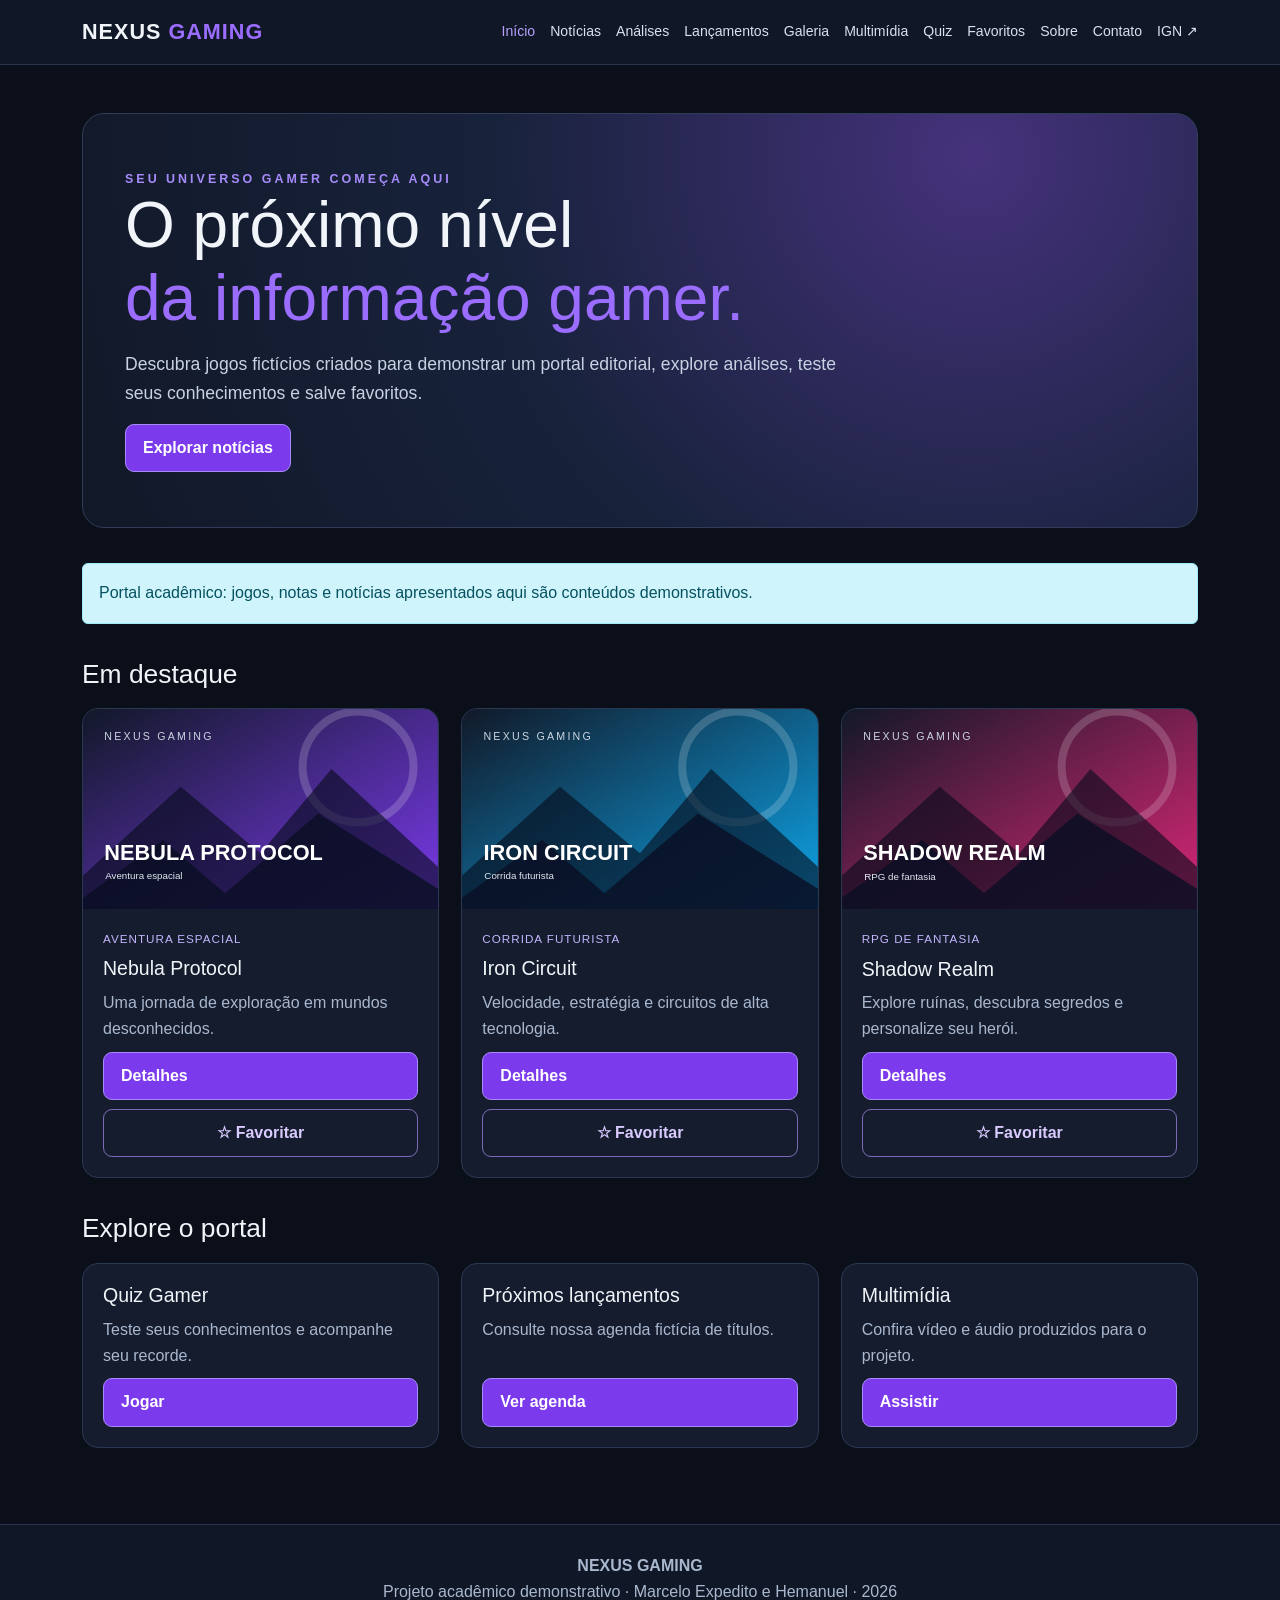
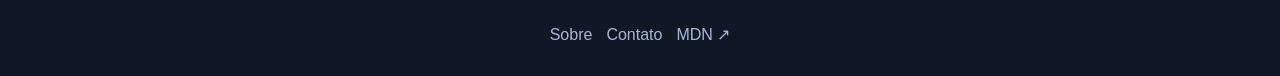
<file: index.html>
<!doctype html>
<html lang="pt-BR">
  <head>
    <meta charset="UTF-8" />
    <meta name="viewport" content="width=device-width,initial-scale=1" />
    <meta
      name="description"
      content="Portal gamer demonstrativo com notícias, análises e quiz"
    />
    <title>Início | Nexus Gaming</title>
    <link rel="stylesheet" href="css/bootstrap.min.css" />
    <link rel="stylesheet" href="css/style.css" />
    <link rel="stylesheet" href="css/responsivo.css" />
  </head>
  <body>
    <header class="site-header">
      <nav class="nav-shell" aria-label="Navegação principal">
        <a class="brand" href="index.html">NEXUS <span>GAMING</span></a
        ><button
          id="nav-toggle"
          class="nav-toggle"
          aria-expanded="false"
          aria-controls="nav-links"
          type="button"
        >
          ☰ Menu
        </button>
        <div class="nav-links" id="nav-links">
          <a href="index.html" aria-current="page">Início</a
          ><a href="noticias.html">Notícias</a
          ><a href="analises.html">Análises</a
          ><a href="lancamentos.html">Lançamentos</a
          ><a href="galeria.html">Galeria</a
          ><a href="multimidia.html">Multimídia</a><a href="quiz.html">Quiz</a
          ><a href="favoritos.html">Favoritos</a><a href="sobre.html">Sobre</a
          ><a href="contato.html">Contato</a
          ><a
            href="https://www.ign.com"
            target="_blank"
            rel="noopener noreferrer"
            >IGN ↗</a
          >
        </div>
      </nav>
    </header>
    <main class="container-main" id="conteudo">
      <section class="hero">
        <div class="eyebrow">Seu universo gamer começa aqui</div>
        <h1>
          O próximo nível<br /><span class="accent">da informação gamer.</span>
        </h1>
        <p class="lead">
          Descubra jogos fictícios criados para demonstrar um portal editorial,
          explore análises, teste seus conhecimentos e salve favoritos.
        </p>
        <a class="btn-nexus" href="noticias.html">Explorar notícias</a>
      </section>
      <div class="alert alert-info" role="status">
        Portal acadêmico: jogos, notas e notícias apresentados aqui são
        conteúdos demonstrativos.
      </div>
      <h2 class="section-title">Em destaque</h2>
      <div class="cards">
        <article class="game-card">
          <img
            src="img/game-1.svg"
            alt="Arte ilustrativa original de Nebula Protocol"
          />
          <div class="card-content">
            <span class="pill">Aventura espacial</span>
            <h3>Nebula Protocol</h3>
            <p>Uma jornada de exploração em mundos desconhecidos.</p>
            <a href="analises.html#game-1" class="btn-nexus">Detalhes</a
            ><button
              class="btn-nexus btn-outline-nexus favorite-btn"
              data-id="0"
            >
              ☆ Favoritar
            </button>
          </div>
        </article>
        <article class="game-card">
          <img
            src="img/game-2.svg"
            alt="Arte ilustrativa original de Iron Circuit"
          />
          <div class="card-content">
            <span class="pill">Corrida futurista</span>
            <h3>Iron Circuit</h3>
            <p>Velocidade, estratégia e circuitos de alta tecnologia.</p>
            <a href="analises.html#game-2" class="btn-nexus">Detalhes</a
            ><button
              class="btn-nexus btn-outline-nexus favorite-btn"
              data-id="1"
            >
              ☆ Favoritar
            </button>
          </div>
        </article>
        <article class="game-card">
          <img
            src="img/game-3.svg"
            alt="Arte ilustrativa original de Shadow Realm"
          />
          <div class="card-content">
            <span class="pill">RPG de fantasia</span>
            <h3>Shadow Realm</h3>
            <p>Explore ruínas, descubra segredos e personalize seu herói.</p>
            <a href="analises.html#game-3" class="btn-nexus">Detalhes</a
            ><button
              class="btn-nexus btn-outline-nexus favorite-btn"
              data-id="2"
            >
              ☆ Favoritar
            </button>
          </div>
        </article>
      </div>
      <h2 class="section-title">Explore o portal</h2>
      <div class="cards">
        <article class="game-card">
          <div class="card-content">
            <h3>Quiz Gamer</h3>
            <p>Teste seus conhecimentos e acompanhe seu recorde.</p>
            <a class="btn-nexus" href="quiz.html">Jogar</a>
          </div>
        </article>
        <article class="game-card">
          <div class="card-content">
            <h3>Próximos lançamentos</h3>
            <p>Consulte nossa agenda fictícia de títulos.</p>
            <a class="btn-nexus" href="lancamentos.html">Ver agenda</a>
          </div>
        </article>
        <article class="game-card">
          <div class="card-content">
            <h3>Multimídia</h3>
            <p>Confira vídeo e áudio produzidos para o projeto.</p>
            <a class="btn-nexus" href="multimidia.html">Assistir</a>
          </div>
        </article>
      </div>
    </main>
    <footer class="footer">
      <strong>NEXUS GAMING</strong>
      <p>
        Projeto acadêmico demonstrativo · Marcelo Expedito e Hemanuel · 2026
      </p>
      <a href="sobre.html">Sobre</a><a href="contato.html">Contato</a
      ><a
        href="https://developer.mozilla.org/pt-BR/"
        target="_blank"
        rel="noopener noreferrer"
        >MDN ↗</a
      >
    </footer>
    <script src="js/main.js" defer></script>
    <script src="js/bootstrap.bundle.min.js" defer></script>
    <script src="js/favoritos.js" defer></script>
  </body>
</html>
</file>
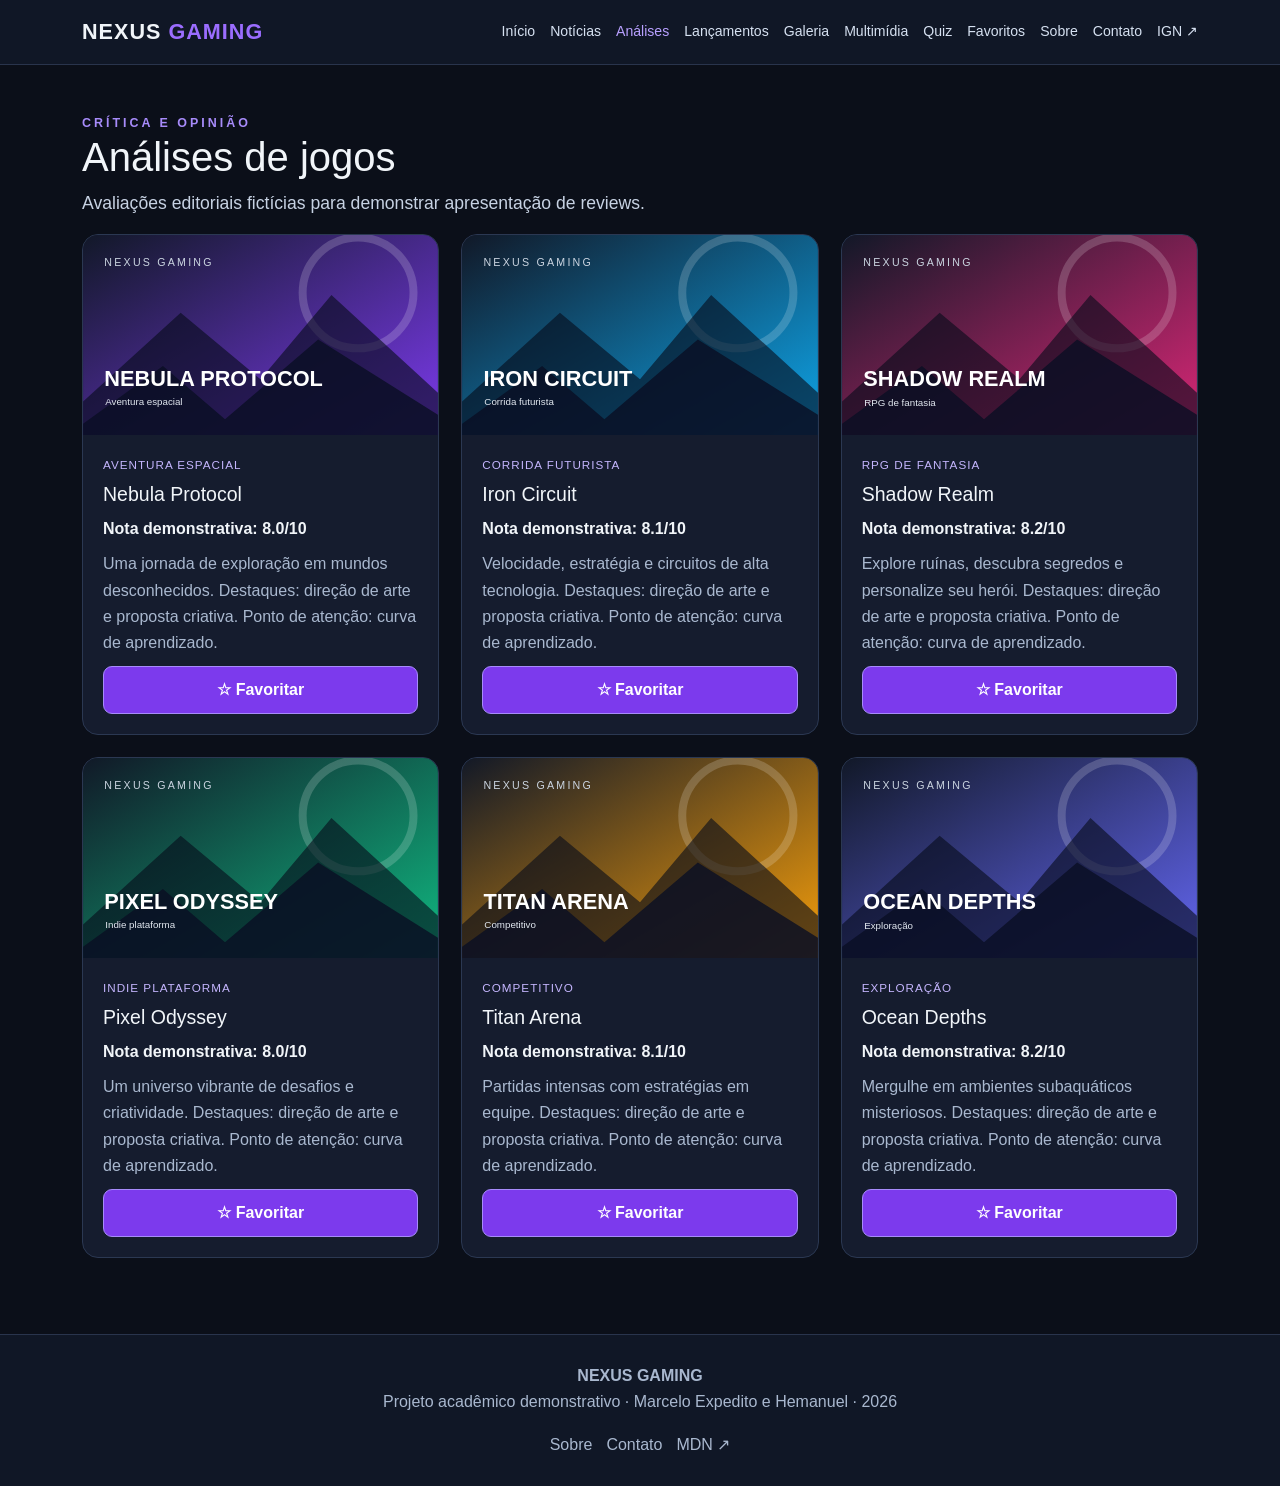
<file: analises.html>
<!doctype html>
<html lang="pt-BR">
  <head>
    <meta charset="UTF-8" />
    <meta name="viewport" content="width=device-width,initial-scale=1" />
    <meta
      name="description"
      content="Análises fictícias de jogos para demonstração"
    />
    <title>Análises | Nexus Gaming</title>
    <link rel="stylesheet" href="css/bootstrap.min.css" />
    <link rel="stylesheet" href="css/style.css" />
    <link rel="stylesheet" href="css/responsivo.css" />
  </head>
  <body>
    <header class="site-header">
      <nav class="nav-shell" aria-label="Navegação principal">
        <a class="brand" href="index.html">NEXUS <span>GAMING</span></a
        ><button
          id="nav-toggle"
          class="nav-toggle"
          aria-expanded="false"
          aria-controls="nav-links"
          type="button"
        >
          ☰ Menu
        </button>
        <div class="nav-links" id="nav-links">
          <a href="index.html">Início</a><a href="noticias.html">Notícias</a
          ><a href="analises.html" aria-current="page">Análises</a
          ><a href="lancamentos.html">Lançamentos</a
          ><a href="galeria.html">Galeria</a
          ><a href="multimidia.html">Multimídia</a><a href="quiz.html">Quiz</a
          ><a href="favoritos.html">Favoritos</a><a href="sobre.html">Sobre</a
          ><a href="contato.html">Contato</a
          ><a
            href="https://www.ign.com"
            target="_blank"
            rel="noopener noreferrer"
            >IGN ↗</a
          >
        </div>
      </nav>
    </header>
    <main class="container-main" id="conteudo">
      <div class="eyebrow">Crítica e opinião</div>
      <h1>Análises de jogos</h1>
      <p class="lead">
        Avaliações editoriais fictícias para demonstrar apresentação de reviews.
      </p>
      <div class="cards">
        <article id="game-1" class="game-card">
          <img src="img/game-1.svg" alt="Arte ilustrativa de Nebula Protocol" />
          <div class="card-content">
            <span class="pill">Aventura espacial</span>
            <h3>Nebula Protocol</h3>
            <strong>Nota demonstrativa: 8.0/10</strong>
            <p>
              Uma jornada de exploração em mundos desconhecidos. Destaques:
              direção de arte e proposta criativa. Ponto de atenção: curva de
              aprendizado.
            </p>
            <button class="btn-nexus favorite-btn" data-id="0">
              ☆ Favoritar
            </button>
          </div>
        </article>
        <article id="game-2" class="game-card">
          <img src="img/game-2.svg" alt="Arte ilustrativa de Iron Circuit" />
          <div class="card-content">
            <span class="pill">Corrida futurista</span>
            <h3>Iron Circuit</h3>
            <strong>Nota demonstrativa: 8.1/10</strong>
            <p>
              Velocidade, estratégia e circuitos de alta tecnologia. Destaques:
              direção de arte e proposta criativa. Ponto de atenção: curva de
              aprendizado.
            </p>
            <button class="btn-nexus favorite-btn" data-id="1">
              ☆ Favoritar
            </button>
          </div>
        </article>
        <article id="game-3" class="game-card">
          <img src="img/game-3.svg" alt="Arte ilustrativa de Shadow Realm" />
          <div class="card-content">
            <span class="pill">RPG de fantasia</span>
            <h3>Shadow Realm</h3>
            <strong>Nota demonstrativa: 8.2/10</strong>
            <p>
              Explore ruínas, descubra segredos e personalize seu herói.
              Destaques: direção de arte e proposta criativa. Ponto de atenção:
              curva de aprendizado.
            </p>
            <button class="btn-nexus favorite-btn" data-id="2">
              ☆ Favoritar
            </button>
          </div>
        </article>
        <article id="game-4" class="game-card">
          <img src="img/game-4.svg" alt="Arte ilustrativa de Pixel Odyssey" />
          <div class="card-content">
            <span class="pill">Indie plataforma</span>
            <h3>Pixel Odyssey</h3>
            <strong>Nota demonstrativa: 8.0/10</strong>
            <p>
              Um universo vibrante de desafios e criatividade. Destaques:
              direção de arte e proposta criativa. Ponto de atenção: curva de
              aprendizado.
            </p>
            <button class="btn-nexus favorite-btn" data-id="3">
              ☆ Favoritar
            </button>
          </div>
        </article>
        <article id="game-5" class="game-card">
          <img src="img/game-5.svg" alt="Arte ilustrativa de Titan Arena" />
          <div class="card-content">
            <span class="pill">Competitivo</span>
            <h3>Titan Arena</h3>
            <strong>Nota demonstrativa: 8.1/10</strong>
            <p>
              Partidas intensas com estratégias em equipe. Destaques: direção de
              arte e proposta criativa. Ponto de atenção: curva de aprendizado.
            </p>
            <button class="btn-nexus favorite-btn" data-id="4">
              ☆ Favoritar
            </button>
          </div>
        </article>
        <article id="game-6" class="game-card">
          <img src="img/game-6.svg" alt="Arte ilustrativa de Ocean Depths" />
          <div class="card-content">
            <span class="pill">Exploração</span>
            <h3>Ocean Depths</h3>
            <strong>Nota demonstrativa: 8.2/10</strong>
            <p>
              Mergulhe em ambientes subaquáticos misteriosos. Destaques: direção
              de arte e proposta criativa. Ponto de atenção: curva de
              aprendizado.
            </p>
            <button class="btn-nexus favorite-btn" data-id="5">
              ☆ Favoritar
            </button>
          </div>
        </article>
      </div>
    </main>
    <footer class="footer">
      <strong>NEXUS GAMING</strong>
      <p>
        Projeto acadêmico demonstrativo · Marcelo Expedito e Hemanuel · 2026
      </p>
      <a href="sobre.html">Sobre</a><a href="contato.html">Contato</a
      ><a
        href="https://developer.mozilla.org/pt-BR/"
        target="_blank"
        rel="noopener noreferrer"
        >MDN ↗</a
      >
    </footer>
    <script src="js/main.js" defer></script>
    <script src="js/bootstrap.bundle.min.js" defer></script>
    <script src="js/favoritos.js" defer></script>
  </body>
</html>
</file>
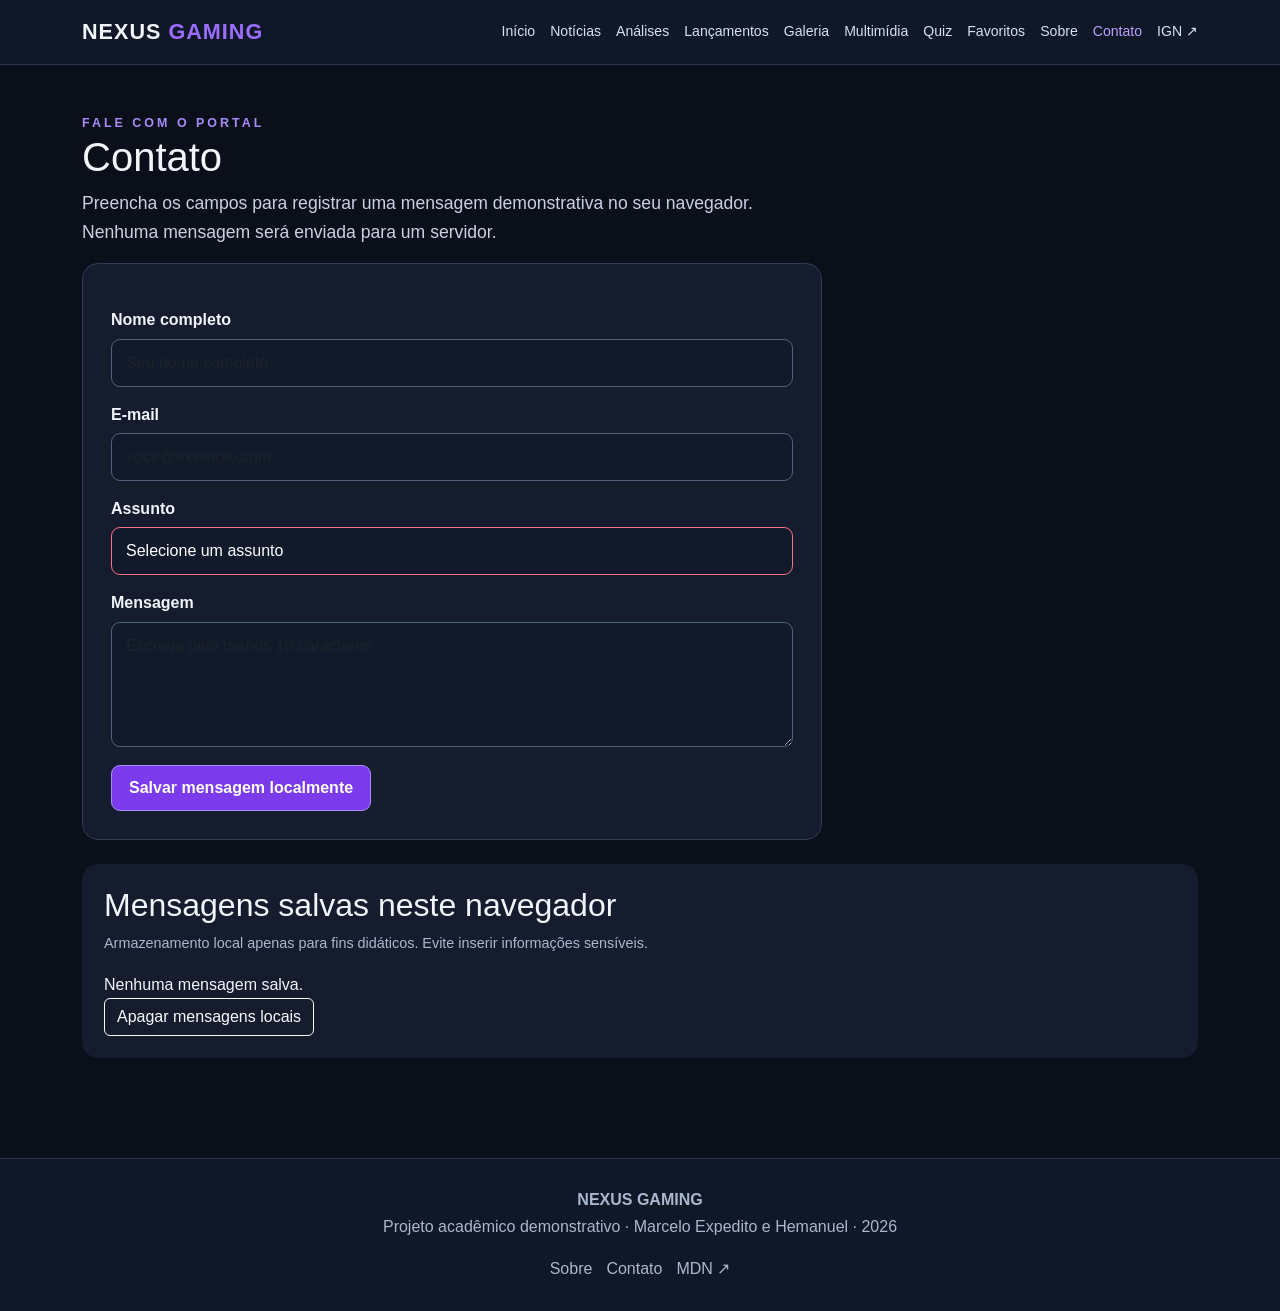
<file: contato.html>
<!doctype html>
<html lang="pt-BR">
  <head>
    <meta charset="UTF-8" />
    <meta name="viewport" content="width=device-width,initial-scale=1" />
    <meta
      name="description"
      content="Formulário validado com armazenamento local"
    />
    <title>Contato | Nexus Gaming</title>
    <link rel="stylesheet" href="css/bootstrap.min.css" />
    <link rel="stylesheet" href="css/style.css" />
    <link rel="stylesheet" href="css/responsivo.css" />
  </head>
  <body>
    <header class="site-header">
      <nav class="nav-shell" aria-label="Navegação principal">
        <a class="brand" href="index.html">NEXUS <span>GAMING</span></a
        ><button
          id="nav-toggle"
          class="nav-toggle"
          aria-expanded="false"
          aria-controls="nav-links"
          type="button"
        >
          ☰ Menu
        </button>
        <div class="nav-links" id="nav-links">
          <a href="index.html">Início</a><a href="noticias.html">Notícias</a
          ><a href="analises.html">Análises</a
          ><a href="lancamentos.html">Lançamentos</a
          ><a href="galeria.html">Galeria</a
          ><a href="multimidia.html">Multimídia</a><a href="quiz.html">Quiz</a
          ><a href="favoritos.html">Favoritos</a><a href="sobre.html">Sobre</a
          ><a href="contato.html" aria-current="page">Contato</a
          ><a
            href="https://www.ign.com"
            target="_blank"
            rel="noopener noreferrer"
            >IGN ↗</a
          >
        </div>
      </nav>
    </header>
    <main class="container-main" id="conteudo">
      <div class="eyebrow">Fale com o portal</div>
      <h1>Contato</h1>
      <p class="lead">
        Preencha os campos para registrar uma mensagem demonstrativa no seu
        navegador. Nenhuma mensagem será enviada para um servidor.
      </p>
      <form id="contact-form" class="form-box">
        <label for="nome">Nome completo</label
        ><input
          class="field form-control"
          id="nome"
          name="nome"
          type="text"
          required
          minlength="3"
          pattern="[A-Za-zÀ-ÿ ]{3,}"
          placeholder="Seu nome completo"
        /><label for="email">E-mail</label
        ><input
          class="field form-control"
          id="email"
          name="email"
          type="email"
          required
          placeholder="voce@exemplo.com"
        /><label for="assunto">Assunto</label
        ><select class="field form-select" id="assunto" name="assunto" required>
          <option value="">Selecione um assunto</option>
          <option value="Sugestão">Sugestão</option>
          <option value="Dúvida">Dúvida</option>
          <option value="Feedback">Feedback</option></select
        ><label for="mensagem">Mensagem</label
        ><textarea
          class="field form-control"
          id="mensagem"
          name="mensagem"
          required
          minlength="10"
          placeholder="Escreva pelo menos 10 caracteres"
        ></textarea>
        <div style="margin-top: 18px">
          <button class="btn btn-primary btn-nexus" type="submit">
            Salvar mensagem localmente
          </button>
        </div>
        <div
          id="contact-status"
          class="alert alert-info"
          role="status"
          aria-live="polite"
          hidden
        ></div>
      </form>
      <section class="media-box">
        <h2>Mensagens salvas neste navegador</h2>
        <p class="small">
          Armazenamento local apenas para fins didáticos. Evite inserir
          informações sensíveis.
        </p>
        <div id="saved-messages"></div>
        <button id="clear-messages" class="btn btn-outline-light" type="button">
          Apagar mensagens locais
        </button>
      </section>
    </main>
    <footer class="footer">
      <strong>NEXUS GAMING</strong>
      <p>
        Projeto acadêmico demonstrativo · Marcelo Expedito e Hemanuel · 2026
      </p>
      <a href="sobre.html">Sobre</a><a href="contato.html">Contato</a
      ><a
        href="https://developer.mozilla.org/pt-BR/"
        target="_blank"
        rel="noopener noreferrer"
        >MDN ↗</a
      >
    </footer>
    <script src="js/main.js" defer></script>
    <script src="js/bootstrap.bundle.min.js" defer></script>
    <script src="js/contato.js" defer></script>
  </body>
</html>
</file>
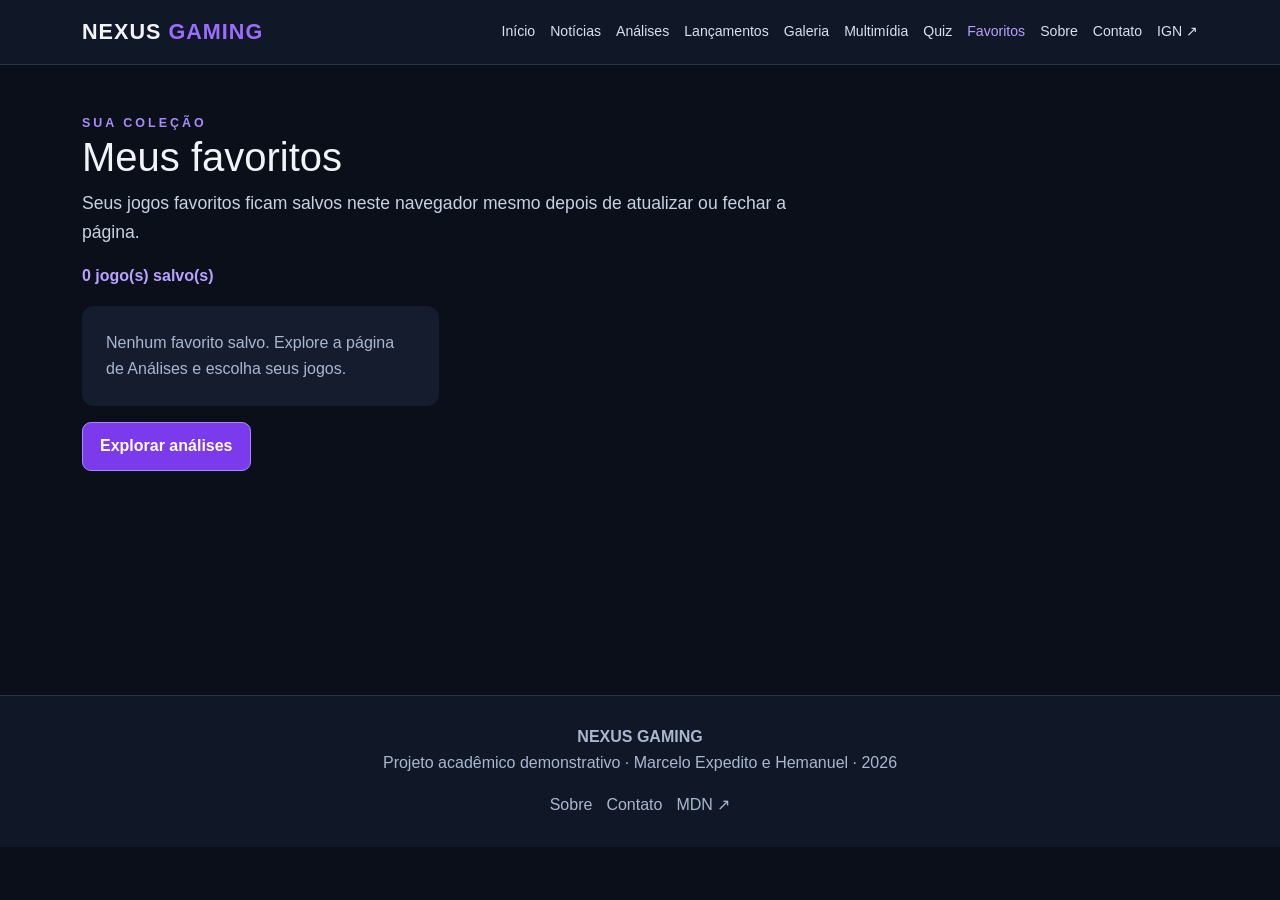
<file: favoritos.html>
<!doctype html>
<html lang="pt-BR">
  <head>
    <meta charset="UTF-8" />
    <meta name="viewport" content="width=device-width,initial-scale=1" />
    <meta
      name="description"
      content="Jogos favoritos persistidos no localStorage"
    />
    <title>Favoritos | Nexus Gaming</title>
    <link rel="stylesheet" href="css/bootstrap.min.css" />
    <link rel="stylesheet" href="css/style.css" />
    <link rel="stylesheet" href="css/responsivo.css" />
  </head>
  <body>
    <header class="site-header">
      <nav class="nav-shell" aria-label="Navegação principal">
        <a class="brand" href="index.html">NEXUS <span>GAMING</span></a
        ><button
          id="nav-toggle"
          class="nav-toggle"
          aria-expanded="false"
          aria-controls="nav-links"
          type="button"
        >
          ☰ Menu
        </button>
        <div class="nav-links" id="nav-links">
          <a href="index.html">Início</a><a href="noticias.html">Notícias</a
          ><a href="analises.html">Análises</a
          ><a href="lancamentos.html">Lançamentos</a
          ><a href="galeria.html">Galeria</a
          ><a href="multimidia.html">Multimídia</a><a href="quiz.html">Quiz</a
          ><a href="favoritos.html" aria-current="page">Favoritos</a
          ><a href="sobre.html">Sobre</a><a href="contato.html">Contato</a
          ><a
            href="https://www.ign.com"
            target="_blank"
            rel="noopener noreferrer"
            >IGN ↗</a
          >
        </div>
      </nav>
    </header>
    <main class="container-main" id="conteudo">
      <div class="eyebrow">Sua coleção</div>
      <h1>Meus favoritos</h1>
      <p class="lead">
        Seus jogos favoritos ficam salvos neste navegador mesmo depois de
        atualizar ou fechar a página.
      </p>
      <p id="favorite-count" aria-live="polite"></p>
      <div id="favorites-list" class="cards"></div>
      <p><a href="analises.html" class="btn-nexus">Explorar análises</a></p>
    </main>
    <footer class="footer">
      <strong>NEXUS GAMING</strong>
      <p>
        Projeto acadêmico demonstrativo · Marcelo Expedito e Hemanuel · 2026
      </p>
      <a href="sobre.html">Sobre</a><a href="contato.html">Contato</a
      ><a
        href="https://developer.mozilla.org/pt-BR/"
        target="_blank"
        rel="noopener noreferrer"
        >MDN ↗</a
      >
    </footer>
    <script src="js/main.js" defer></script>
    <script src="js/bootstrap.bundle.min.js" defer></script>
    <script src="js/favoritos.js" defer></script>
  </body>
</html>
</file>
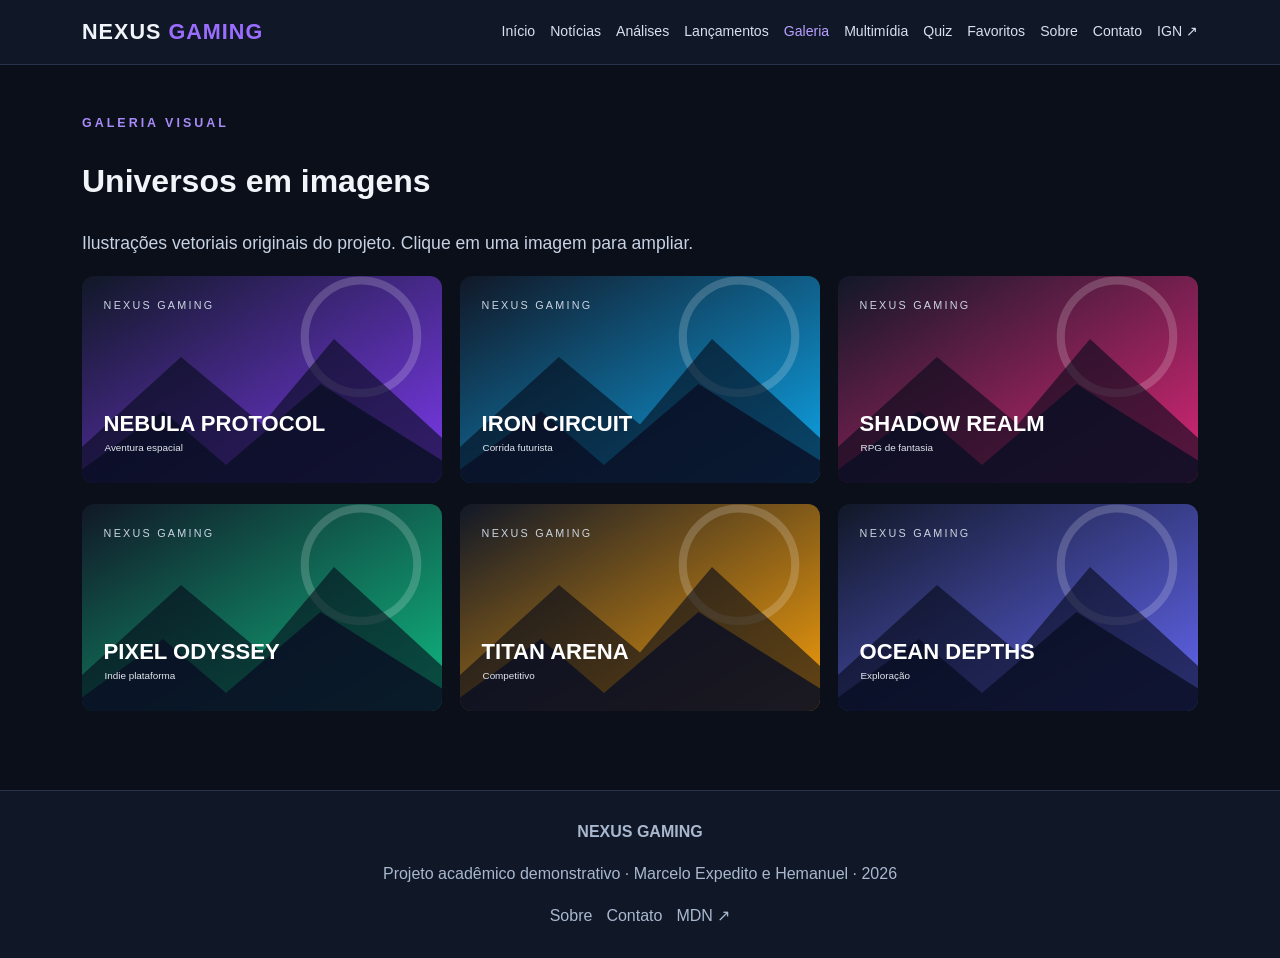
<file: galeria.html>
<!doctype html>
<html lang="pt-BR">
  <head>
    <meta charset="UTF-8" />
    <meta name="viewport" content="width=device-width,initial-scale=1" />
    <meta name="description" content="Galeria CSS Grid sem frameworks" />
    <title>Galeria | Nexus Gaming</title>
    <link rel="stylesheet" href="css/style.css" />
    <link rel="stylesheet" href="css/responsivo.css" />
    <link rel="stylesheet" href="css/galeria.css" />
  </head>
  <body>
    <header class="site-header">
      <nav class="nav-shell" aria-label="Navegação principal">
        <a class="brand" href="index.html">NEXUS <span>GAMING</span></a
        ><button
          id="nav-toggle"
          class="nav-toggle"
          aria-expanded="false"
          aria-controls="nav-links"
          type="button"
        >
          ☰ Menu
        </button>
        <div class="nav-links" id="nav-links">
          <a href="index.html">Início</a><a href="noticias.html">Notícias</a
          ><a href="analises.html">Análises</a
          ><a href="lancamentos.html">Lançamentos</a
          ><a href="galeria.html" aria-current="page">Galeria</a
          ><a href="multimidia.html">Multimídia</a><a href="quiz.html">Quiz</a
          ><a href="favoritos.html">Favoritos</a><a href="sobre.html">Sobre</a
          ><a href="contato.html">Contato</a
          ><a
            href="https://www.ign.com"
            target="_blank"
            rel="noopener noreferrer"
            >IGN ↗</a
          >
        </div>
      </nav>
    </header>
    <main class="container-main" id="conteudo">
      <div class="eyebrow">Galeria visual</div>
      <h1>Universos em imagens</h1>
      <p class="lead">
        Ilustrações vetoriais originais do projeto. Clique em uma imagem para
        ampliar.
      </p>
      <section class="gallery-grid" id="gallery">
        <button
          type="button"
          data-src="img/game-1.svg"
          data-alt="Nebula Protocol"
        >
          <img
            src="img/game-1.svg"
            alt="Ampliar ilustração de Nebula Protocol"
          /></button
        ><button
          type="button"
          data-src="img/game-2.svg"
          data-alt="Iron Circuit"
        >
          <img
            src="img/game-2.svg"
            alt="Ampliar ilustração de Iron Circuit"
          /></button
        ><button
          type="button"
          data-src="img/game-3.svg"
          data-alt="Shadow Realm"
        >
          <img
            src="img/game-3.svg"
            alt="Ampliar ilustração de Shadow Realm"
          /></button
        ><button
          type="button"
          data-src="img/game-4.svg"
          data-alt="Pixel Odyssey"
        >
          <img
            src="img/game-4.svg"
            alt="Ampliar ilustração de Pixel Odyssey"
          /></button
        ><button type="button" data-src="img/game-5.svg" data-alt="Titan Arena">
          <img
            src="img/game-5.svg"
            alt="Ampliar ilustração de Titan Arena"
          /></button
        ><button
          type="button"
          data-src="img/game-6.svg"
          data-alt="Ocean Depths"
        >
          <img src="img/game-6.svg" alt="Ampliar ilustração de Ocean Depths" />
        </button>
      </section>
      <dialog id="gallery-dialog">
        <button id="close-dialog" class="btn-nexus" type="button">
          Fechar ✕
        </button>
        <h2 id="dialog-title"></h2>
        <img id="dialog-image" alt="" />
      </dialog>
    </main>
    <footer class="footer">
      <strong>NEXUS GAMING</strong>
      <p>
        Projeto acadêmico demonstrativo · Marcelo Expedito e Hemanuel · 2026
      </p>
      <a href="sobre.html">Sobre</a><a href="contato.html">Contato</a
      ><a
        href="https://developer.mozilla.org/pt-BR/"
        target="_blank"
        rel="noopener noreferrer"
        >MDN ↗</a
      >
    </footer>
    <script src="js/main.js" defer></script>
    <script src="js/galeria.js" defer></script>
  </body>
</html>
</file>
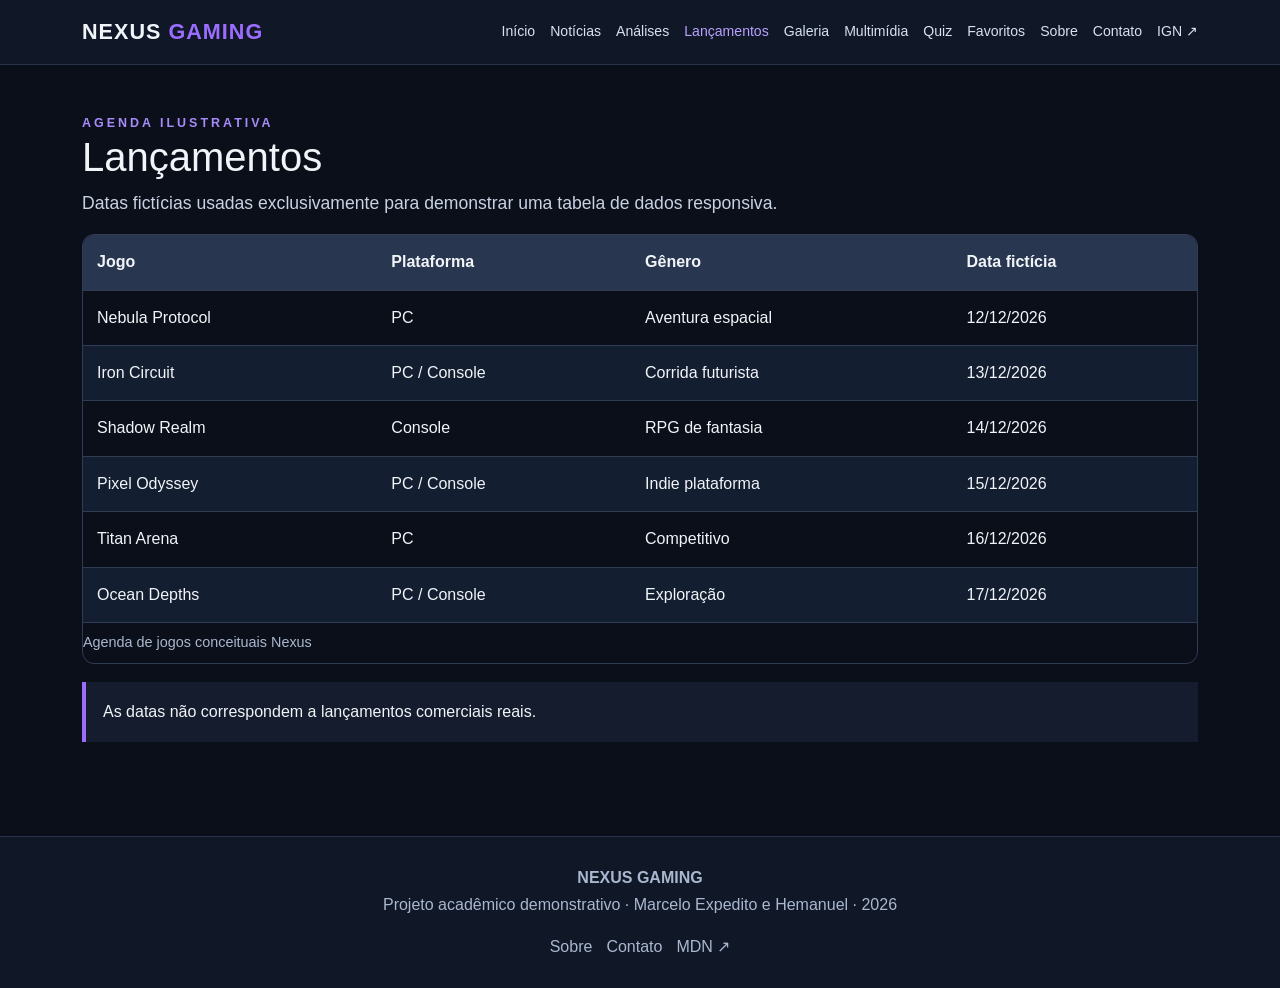
<file: lancamentos.html>
<!doctype html>
<html lang="pt-BR">
  <head>
    <meta charset="UTF-8" />
    <meta name="viewport" content="width=device-width,initial-scale=1" />
    <meta name="description" content="Tabela de lançamentos fictícios" />
    <title>Lançamentos | Nexus Gaming</title>
    <link rel="stylesheet" href="css/bootstrap.min.css" />
    <link rel="stylesheet" href="css/style.css" />
    <link rel="stylesheet" href="css/responsivo.css" />
  </head>
  <body>
    <header class="site-header">
      <nav class="nav-shell" aria-label="Navegação principal">
        <a class="brand" href="index.html">NEXUS <span>GAMING</span></a
        ><button
          id="nav-toggle"
          class="nav-toggle"
          aria-expanded="false"
          aria-controls="nav-links"
          type="button"
        >
          ☰ Menu
        </button>
        <div class="nav-links" id="nav-links">
          <a href="index.html">Início</a><a href="noticias.html">Notícias</a
          ><a href="analises.html">Análises</a
          ><a href="lancamentos.html" aria-current="page">Lançamentos</a
          ><a href="galeria.html">Galeria</a
          ><a href="multimidia.html">Multimídia</a><a href="quiz.html">Quiz</a
          ><a href="favoritos.html">Favoritos</a><a href="sobre.html">Sobre</a
          ><a href="contato.html">Contato</a
          ><a
            href="https://www.ign.com"
            target="_blank"
            rel="noopener noreferrer"
            >IGN ↗</a
          >
        </div>
      </nav>
    </header>
    <main class="container-main" id="conteudo">
      <div class="eyebrow">Agenda ilustrativa</div>
      <h1>Lançamentos</h1>
      <p class="lead">
        Datas fictícias usadas exclusivamente para demonstrar uma tabela de
        dados responsiva.
      </p>
      <div class="table-wrap">
        <table>
          <caption class="small">
            Agenda de jogos conceituais Nexus
          </caption>
          <thead>
            <tr>
              <th scope="col">Jogo</th>
              <th scope="col">Plataforma</th>
              <th scope="col">Gênero</th>
              <th scope="col">Data fictícia</th>
            </tr>
          </thead>
          <tbody>
            <tr>
              <td>Nebula Protocol</td>
              <td>PC</td>
              <td>Aventura espacial</td>
              <td>12/12/2026</td>
            </tr>
            <tr>
              <td>Iron Circuit</td>
              <td>PC / Console</td>
              <td>Corrida futurista</td>
              <td>13/12/2026</td>
            </tr>
            <tr>
              <td>Shadow Realm</td>
              <td>Console</td>
              <td>RPG de fantasia</td>
              <td>14/12/2026</td>
            </tr>
            <tr>
              <td>Pixel Odyssey</td>
              <td>PC / Console</td>
              <td>Indie plataforma</td>
              <td>15/12/2026</td>
            </tr>
            <tr>
              <td>Titan Arena</td>
              <td>PC</td>
              <td>Competitivo</td>
              <td>16/12/2026</td>
            </tr>
            <tr>
              <td>Ocean Depths</td>
              <td>PC / Console</td>
              <td>Exploração</td>
              <td>17/12/2026</td>
            </tr>
          </tbody>
        </table>
      </div>
      <div class="notice">
        As datas não correspondem a lançamentos comerciais reais.
      </div>
    </main>
    <footer class="footer">
      <strong>NEXUS GAMING</strong>
      <p>
        Projeto acadêmico demonstrativo · Marcelo Expedito e Hemanuel · 2026
      </p>
      <a href="sobre.html">Sobre</a><a href="contato.html">Contato</a
      ><a
        href="https://developer.mozilla.org/pt-BR/"
        target="_blank"
        rel="noopener noreferrer"
        >MDN ↗</a
      >
    </footer>
    <script src="js/main.js" defer></script>
    <script src="js/bootstrap.bundle.min.js" defer></script>
  </body>
</html>
</file>
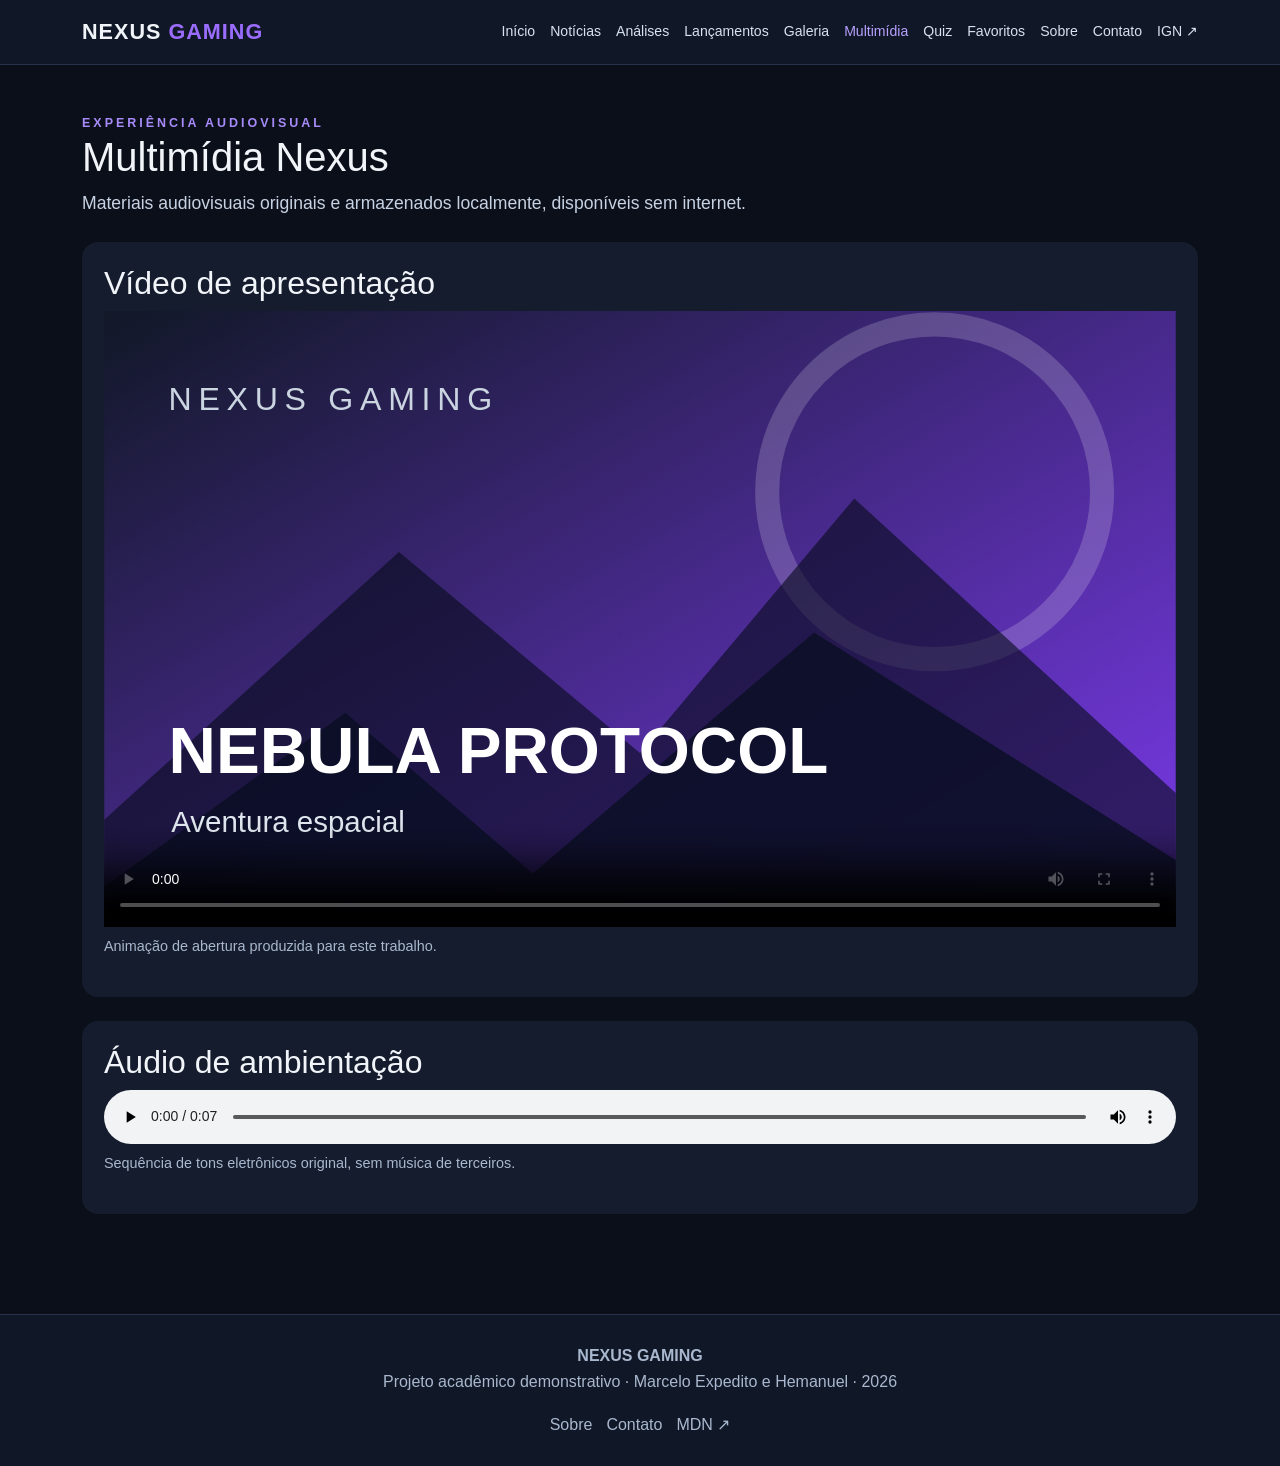
<file: multimidia.html>
<!doctype html>
<html lang="pt-BR">
  <head>
    <meta charset="UTF-8" />
    <meta name="viewport" content="width=device-width,initial-scale=1" />
    <meta name="description" content="Player de áudio e vídeo HTML5 offline" />
    <title>Multimídia | Nexus Gaming</title>
    <link rel="stylesheet" href="css/bootstrap.min.css" />
    <link rel="stylesheet" href="css/style.css" />
    <link rel="stylesheet" href="css/responsivo.css" />
  </head>
  <body>
    <header class="site-header">
      <nav class="nav-shell" aria-label="Navegação principal">
        <a class="brand" href="index.html">NEXUS <span>GAMING</span></a
        ><button
          id="nav-toggle"
          class="nav-toggle"
          aria-expanded="false"
          aria-controls="nav-links"
          type="button"
        >
          ☰ Menu
        </button>
        <div class="nav-links" id="nav-links">
          <a href="index.html">Início</a><a href="noticias.html">Notícias</a
          ><a href="analises.html">Análises</a
          ><a href="lancamentos.html">Lançamentos</a
          ><a href="galeria.html">Galeria</a
          ><a href="multimidia.html" aria-current="page">Multimídia</a
          ><a href="quiz.html">Quiz</a><a href="favoritos.html">Favoritos</a
          ><a href="sobre.html">Sobre</a><a href="contato.html">Contato</a
          ><a
            href="https://www.ign.com"
            target="_blank"
            rel="noopener noreferrer"
            >IGN ↗</a
          >
        </div>
      </nav>
    </header>
    <main class="container-main" id="conteudo">
      <div class="eyebrow">Experiência audiovisual</div>
      <h1>Multimídia Nexus</h1>
      <p class="lead">
        Materiais audiovisuais originais e armazenados localmente, disponíveis
        sem internet.
      </p>
      <section class="media-box">
        <h2>Vídeo de apresentação</h2>
        <video controls preload="metadata" poster="img/game-1.svg">
          <source src="video/apresentacao.mp4" type="video/mp4" />
          Seu navegador não suporta vídeo HTML5.
        </video>
        <p class="small">Animação de abertura produzida para este trabalho.</p>
      </section>
      <section class="media-box">
        <h2>Áudio de ambientação</h2>
        <audio controls preload="metadata">
          <source src="audio/ambiente.wav" type="audio/wav" />
          Seu navegador não suporta áudio HTML5.
        </audio>
        <p class="small">
          Sequência de tons eletrônicos original, sem música de terceiros.
        </p>
      </section>
    </main>
    <footer class="footer">
      <strong>NEXUS GAMING</strong>
      <p>
        Projeto acadêmico demonstrativo · Marcelo Expedito e Hemanuel · 2026
      </p>
      <a href="sobre.html">Sobre</a><a href="contato.html">Contato</a
      ><a
        href="https://developer.mozilla.org/pt-BR/"
        target="_blank"
        rel="noopener noreferrer"
        >MDN ↗</a
      >
    </footer>
    <script src="js/main.js" defer></script>
    <script src="js/bootstrap.bundle.min.js" defer></script>
  </body>
</html>
</file>
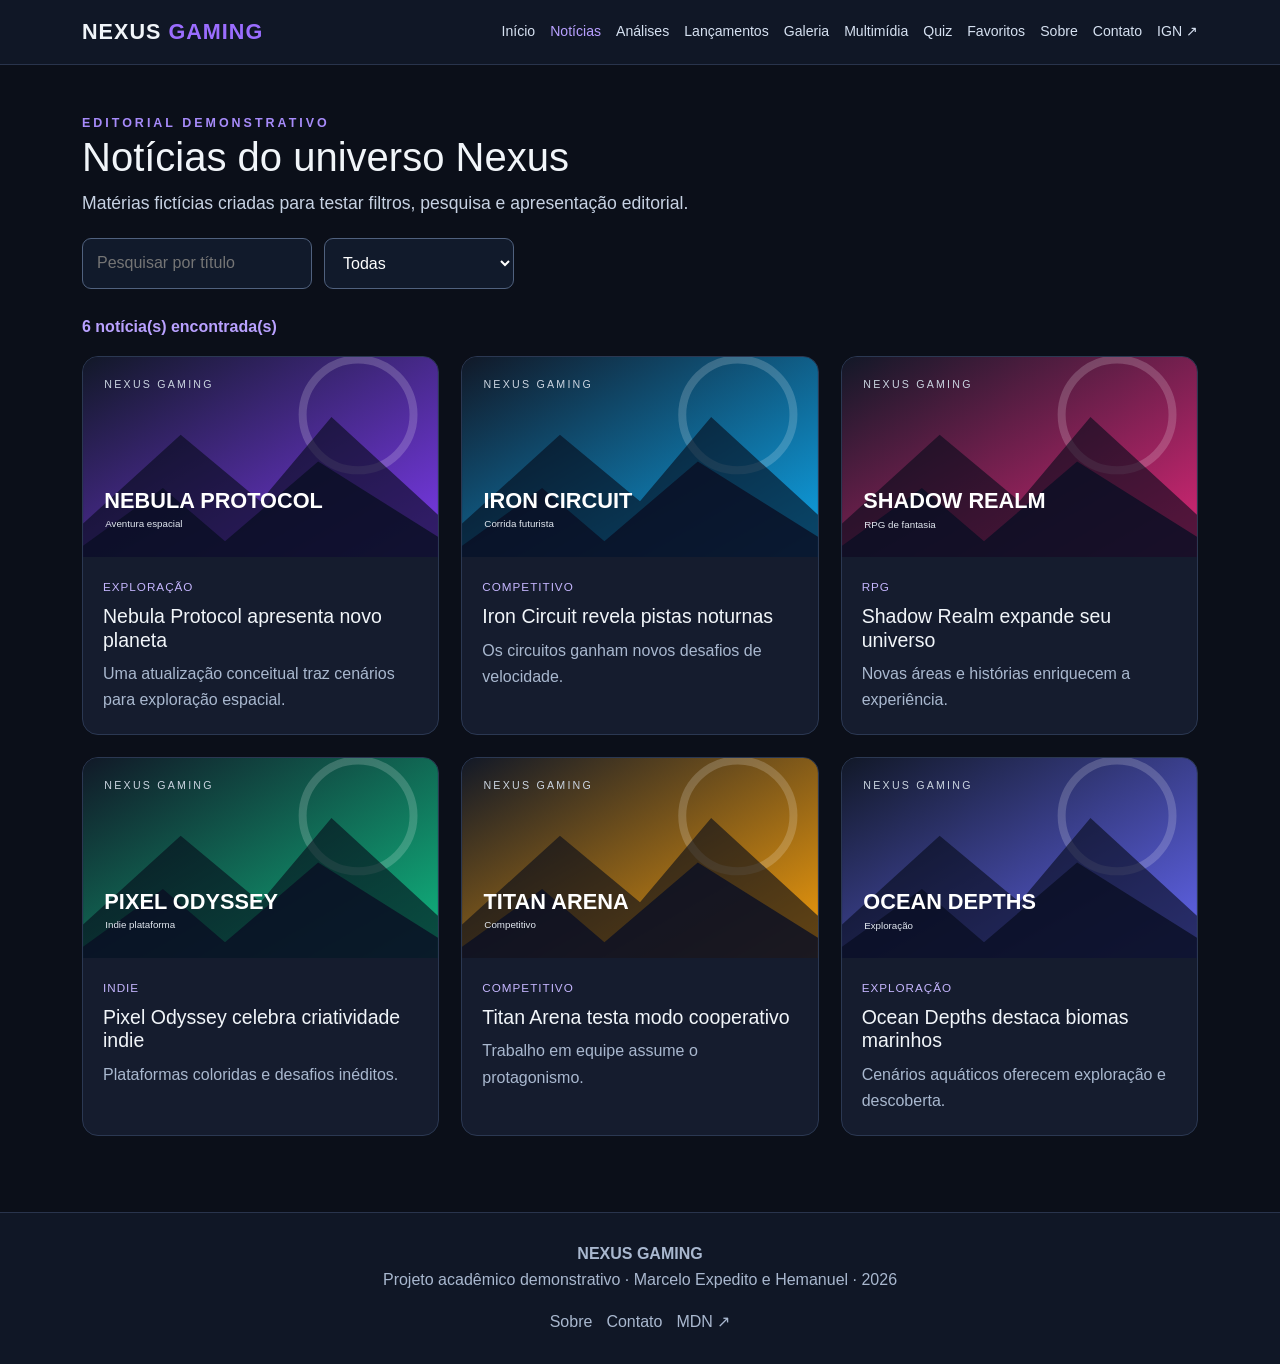
<file: noticias.html>
<!doctype html>
<html lang="pt-BR">
  <head>
    <meta charset="UTF-8" />
    <meta name="viewport" content="width=device-width,initial-scale=1" />
    <meta
      name="description"
      content="Notícias fictícias do portal Nexus Gaming"
    />
    <title>Notícias | Nexus Gaming</title>
    <link rel="stylesheet" href="css/bootstrap.min.css" />
    <link rel="stylesheet" href="css/style.css" />
    <link rel="stylesheet" href="css/responsivo.css" />
  </head>
  <body>
    <header class="site-header">
      <nav class="nav-shell" aria-label="Navegação principal">
        <a class="brand" href="index.html">NEXUS <span>GAMING</span></a
        ><button
          id="nav-toggle"
          class="nav-toggle"
          aria-expanded="false"
          aria-controls="nav-links"
          type="button"
        >
          ☰ Menu
        </button>
        <div class="nav-links" id="nav-links">
          <a href="index.html">Início</a
          ><a href="noticias.html" aria-current="page">Notícias</a
          ><a href="analises.html">Análises</a
          ><a href="lancamentos.html">Lançamentos</a
          ><a href="galeria.html">Galeria</a
          ><a href="multimidia.html">Multimídia</a><a href="quiz.html">Quiz</a
          ><a href="favoritos.html">Favoritos</a><a href="sobre.html">Sobre</a
          ><a href="contato.html">Contato</a
          ><a
            href="https://www.ign.com"
            target="_blank"
            rel="noopener noreferrer"
            >IGN ↗</a
          >
        </div>
      </nav>
    </header>
    <main class="container-main" id="conteudo">
      <div class="eyebrow">Editorial demonstrativo</div>
      <h1>Notícias do universo Nexus</h1>
      <p class="lead">
        Matérias fictícias criadas para testar filtros, pesquisa e apresentação
        editorial.
      </p>
      <div class="toolbar">
        <input
          id="news-search"
          class="field"
          type="search"
          placeholder="Pesquisar por título"
          aria-label="Pesquisar notícias"
        /><select
          id="news-category"
          class="field"
          aria-label="Filtrar categoria"
        >
          <option>Todas</option>
          <option>Exploração</option>
          <option>Competitivo</option>
          <option>RPG</option>
          <option>Indie</option>
        </select>
      </div>
      <p id="news-count" aria-live="polite"></p>
      <section
        class="cards"
        id="news-results"
        aria-label="Resultados de notícias"
      ></section>
    </main>
    <footer class="footer">
      <strong>NEXUS GAMING</strong>
      <p>
        Projeto acadêmico demonstrativo · Marcelo Expedito e Hemanuel · 2026
      </p>
      <a href="sobre.html">Sobre</a><a href="contato.html">Contato</a
      ><a
        href="https://developer.mozilla.org/pt-BR/"
        target="_blank"
        rel="noopener noreferrer"
        >MDN ↗</a
      >
    </footer>
    <script src="js/main.js" defer></script>
    <script src="js/bootstrap.bundle.min.js" defer></script>
    <script src="js/noticias.js" defer></script>
  </body>
</html>
</file>
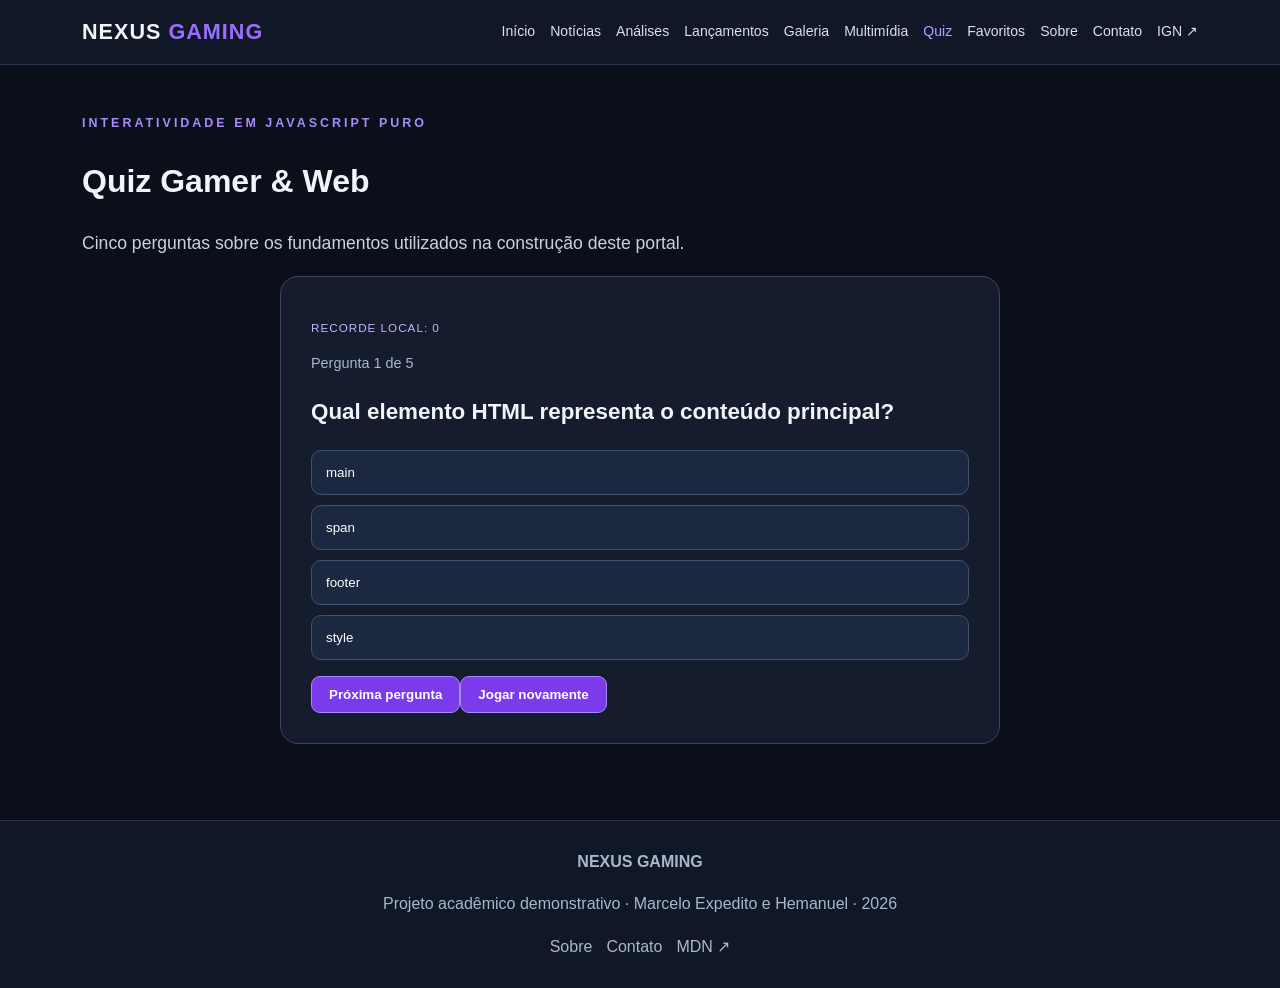
<file: quiz.html>
<!doctype html>
<html lang="pt-BR">
  <head>
    <meta charset="UTF-8" />
    <meta name="viewport" content="width=device-width,initial-scale=1" />
    <meta
      name="description"
      content="Quiz em JavaScript puro sem bibliotecas"
    />
    <title>Quiz Gamer | Nexus Gaming</title>
    <link rel="stylesheet" href="css/style.css" />
    <link rel="stylesheet" href="css/responsivo.css" />
    <link rel="stylesheet" href="css/quiz.css" />
  </head>
  <body>
    <header class="site-header">
      <nav class="nav-shell" aria-label="Navegação principal">
        <a class="brand" href="index.html">NEXUS <span>GAMING</span></a
        ><button
          id="nav-toggle"
          class="nav-toggle"
          aria-expanded="false"
          aria-controls="nav-links"
          type="button"
        >
          ☰ Menu
        </button>
        <div class="nav-links" id="nav-links">
          <a href="index.html">Início</a><a href="noticias.html">Notícias</a
          ><a href="analises.html">Análises</a
          ><a href="lancamentos.html">Lançamentos</a
          ><a href="galeria.html">Galeria</a
          ><a href="multimidia.html">Multimídia</a
          ><a href="quiz.html" aria-current="page">Quiz</a
          ><a href="favoritos.html">Favoritos</a><a href="sobre.html">Sobre</a
          ><a href="contato.html">Contato</a
          ><a
            href="https://www.ign.com"
            target="_blank"
            rel="noopener noreferrer"
            >IGN ↗</a
          >
        </div>
      </nav>
    </header>
    <main class="container-main" id="conteudo">
      <div class="eyebrow">Interatividade em JavaScript puro</div>
      <h1>Quiz Gamer & Web</h1>
      <p class="lead">
        Cinco perguntas sobre os fundamentos utilizados na construção deste
        portal.
      </p>
      <section class="quiz-panel">
        <p id="best-score" class="pill"></p>
        <p id="progress" class="small"></p>
        <h2 id="question"></h2>
        <div id="choices"></div>
        <p id="feedback" role="status" aria-live="polite"></p>
        <button id="next-question" class="btn-nexus" hidden>
          Próxima pergunta</button
        ><button id="restart" class="btn-nexus" hidden>Jogar novamente</button>
      </section>
    </main>
    <footer class="footer">
      <strong>NEXUS GAMING</strong>
      <p>
        Projeto acadêmico demonstrativo · Marcelo Expedito e Hemanuel · 2026
      </p>
      <a href="sobre.html">Sobre</a><a href="contato.html">Contato</a
      ><a
        href="https://developer.mozilla.org/pt-BR/"
        target="_blank"
        rel="noopener noreferrer"
        >MDN ↗</a
      >
    </footer>
    <script src="js/main.js" defer></script>
    <script src="js/quiz.js" defer></script>
  </body>
</html>
</file>
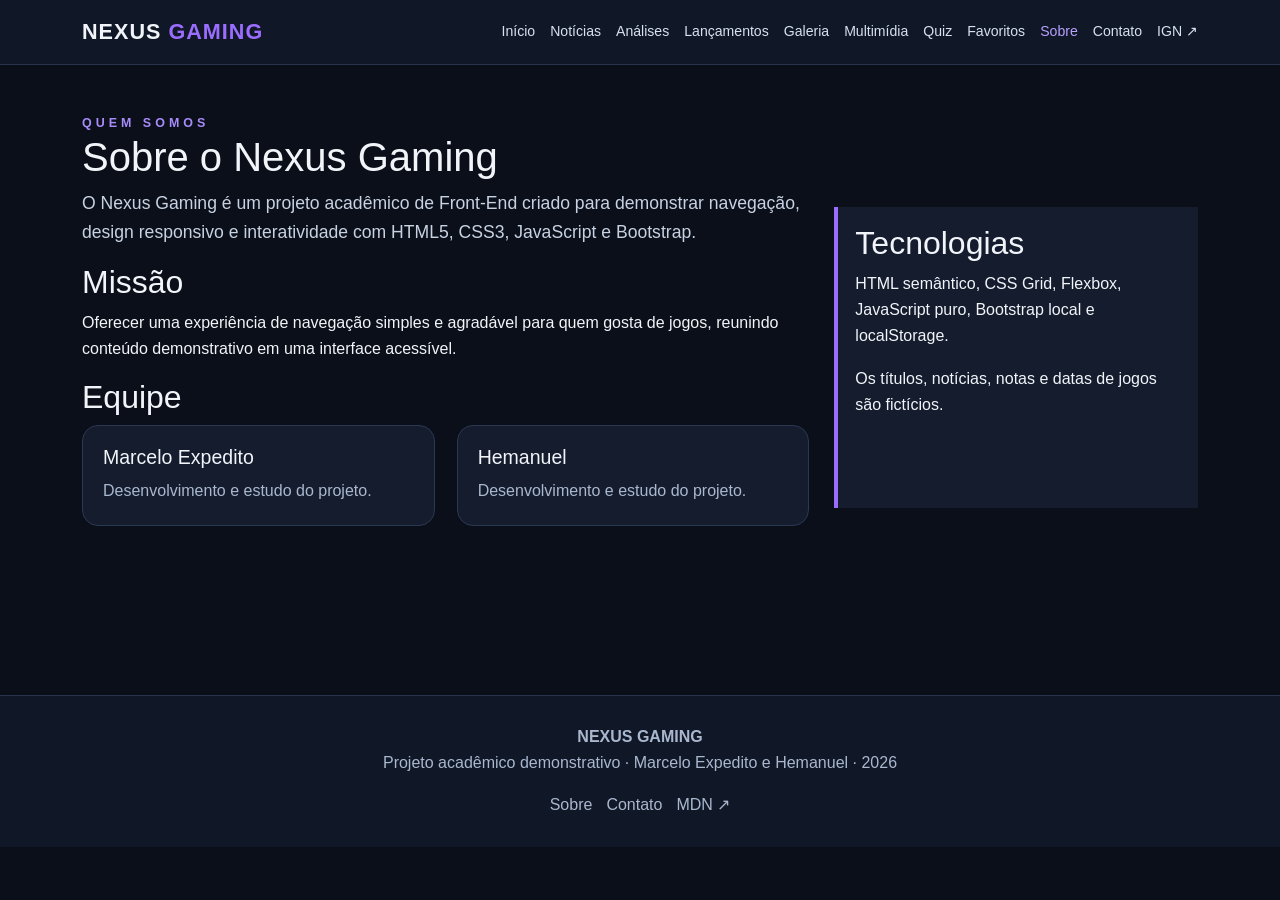
<file: sobre.html>
<!doctype html>
<html lang="pt-BR">
  <head>
    <meta charset="UTF-8" />
    <meta name="viewport" content="width=device-width,initial-scale=1" />
    <meta
      name="description"
      content="Objetivos, equipe e tecnologias do projeto"
    />
    <title>Sobre | Nexus Gaming</title>
    <link rel="stylesheet" href="css/bootstrap.min.css" />
    <link rel="stylesheet" href="css/style.css" />
    <link rel="stylesheet" href="css/responsivo.css" />
    <style>
      #conteudo > .eyebrow {
        letter-spacing: 4px;
      }
    </style>
  </head>
  <body>
    <header class="site-header">
      <nav class="nav-shell" aria-label="Navegação principal">
        <a class="brand" href="index.html">NEXUS <span>GAMING</span></a
        ><button
          id="nav-toggle"
          class="nav-toggle"
          aria-expanded="false"
          aria-controls="nav-links"
          type="button"
        >
          ☰ Menu
        </button>
        <div class="nav-links" id="nav-links">
          <a href="index.html">Início</a><a href="noticias.html">Notícias</a
          ><a href="analises.html">Análises</a
          ><a href="lancamentos.html">Lançamentos</a
          ><a href="galeria.html">Galeria</a
          ><a href="multimidia.html">Multimídia</a><a href="quiz.html">Quiz</a
          ><a href="favoritos.html">Favoritos</a
          ><a href="sobre.html" aria-current="page">Sobre</a
          ><a href="contato.html">Contato</a
          ><a
            href="https://www.ign.com"
            target="_blank"
            rel="noopener noreferrer"
            >IGN ↗</a
          >
        </div>
      </nav>
    </header>
    <main class="container-main" id="conteudo">
      <div class="eyebrow">Quem somos</div>
      <h1>Sobre o Nexus Gaming</h1>
      <div class="two-col">
        <section>
          <p class="lead">
            O Nexus Gaming é um projeto acadêmico de Front-End criado para
            demonstrar navegação, design responsivo e interatividade com HTML5,
            CSS3, JavaScript e Bootstrap.
          </p>
          <h2>Missão</h2>
          <p>
            Oferecer uma experiência de navegação simples e agradável para quem
            gosta de jogos, reunindo conteúdo demonstrativo em uma interface
            acessível.
          </p>
          <h2>Equipe</h2>
          <div
            class="cards"
            style="grid-template-columns: repeat(auto-fit, minmax(190px, 1fr))"
          >
            <article class="game-card">
              <div class="card-content">
                <h3>Marcelo Expedito</h3>
                <p>Desenvolvimento e estudo do projeto.</p>
              </div>
            </article>
            <article class="game-card">
              <div class="card-content">
                <h3>Hemanuel</h3>
                <p>Desenvolvimento e estudo do projeto.</p>
              </div>
            </article>
          </div>
        </section>
        <aside class="notice">
          <h2>Tecnologias</h2>
          <p>
            HTML semântico, CSS Grid, Flexbox, JavaScript puro, Bootstrap local
            e localStorage.
          </p>
          <p>Os títulos, notícias, notas e datas de jogos são fictícios.</p>
        </aside>
      </div>
    </main>
    <footer class="footer">
      <strong>NEXUS GAMING</strong>
      <p>
        Projeto acadêmico demonstrativo · Marcelo Expedito e Hemanuel · 2026
      </p>
      <a href="sobre.html">Sobre</a><a href="contato.html">Contato</a
      ><a
        href="https://developer.mozilla.org/pt-BR/"
        target="_blank"
        rel="noopener noreferrer"
        >MDN ↗</a
      >
    </footer>
    <script src="js/main.js" defer></script>
    <script src="js/bootstrap.bundle.min.js" defer></script>
  </body>
</html>
</file>
<file: css/style.css>
:root {
  --bg: #0b0f19;
  --panel: #151c2e;
  --panel2: #202b43;
  --txt: #f1f5f9;
  --muted: #a9b8cf;
  --accent: #9b6dff;
  --cyan: #38bdf8;
}
* {
  box-sizing: border-box;
}
body {
  margin: 0;
  background: var(--bg);
  color: var(--txt);
  font:
    16px/1.65 Arial,
    Helvetica,
    sans-serif;
}
a {
  color: inherit;
  text-decoration: none;
}
a:hover {
  color: var(--cyan);
}
.site-header {
  background: #101726;
  border-bottom: 1px solid #29344c;
  position: sticky;
  top: 0;
  z-index: 20;
}
.nav-shell {
  max-width: 1160px;
  margin: auto;
  padding: 14px 22px;
  display: flex;
  align-items: center;
  justify-content: space-between;
  gap: 20px;
}
.brand {
  font-weight: 900;
  letter-spacing: 1px;
  font-size: 1.35rem;
}
.brand span,
.accent {
  color: var(--accent);
}
.nav-links {
  display: flex;
  flex-wrap: wrap;
  gap: 15px;
  align-items: center;
}
.nav-links a {
  font-size: 0.88rem;
  color: #d6e1f1;
}
.nav-links a:hover,
.nav-links a[aria-current="page"] {
  color: #b8a0ff;
}
.nav-toggle {
  display: none;
}
.container-main {
  max-width: 1160px;
  margin: auto;
  padding: 42px 22px 76px;
  min-height: 70vh;
}
.hero {
  border: 1px solid #303c58;
  border-radius: 22px;
  background: radial-gradient(circle at 80% 10%, #45327c, #17223b 50%, #111827);
  padding: 55px 42px;
  margin-bottom: 35px;
}
.hero h1 {
  font-size: clamp(2.2rem, 5vw, 4.2rem);
  line-height: 1.13;
  margin: 0 0 16px;
}
.lead {
  font-size: 1.1rem;
  color: #c7d2e3;
  max-width: 730px;
}
.eyebrow {
  text-transform: uppercase;
  letter-spacing: 3px;
  color: #a78bfa;
  font-size: 0.78rem;
  font-weight: bold;
}
.section-title {
  font-size: 1.65rem;
  margin: 35px 0 18px;
}
.cards {
  display: grid;
  grid-template-columns: repeat(3, minmax(0, 1fr));
  gap: 22px;
}
.game-card {
  background: var(--panel);
  border: 1px solid #2b3852;
  border-radius: 16px;
  overflow: hidden;
  display: flex;
  flex-direction: column;
  transition:
    transform 0.2s,
    border-color 0.2s;
}
.game-card:hover {
  transform: translateY(-5px);
  border-color: var(--accent);
}
.game-card img {
  width: 100%;
  aspect-ratio: 16/9;
  object-fit: cover;
}
.card-content {
  padding: 20px;
  display: flex;
  flex-direction: column;
  gap: 9px;
  flex: 1;
}
.card-content h3 {
  margin: 0;
  font-size: 1.22rem;
}
.card-content p {
  margin: 0;
  color: var(--muted);
  flex: 1;
}
.pill {
  font-size: 0.73rem;
  letter-spacing: 1px;
  text-transform: uppercase;
  color: #c4b5fd;
}
.btn-nexus,
.btn {
  cursor: pointer;
}
.btn-nexus {
  background: #7c3aed;
  border: 1px solid #a78bfa;
  color: white;
  border-radius: 9px;
  padding: 10px 17px;
  display: inline-block;
  font-weight: 700;
}
.btn-nexus:hover {
  background: #6d28d9;
  color: white;
}
.btn-outline-nexus {
  background: transparent;
  color: #d9caff;
  border: 1px solid #7c6cb7;
}
.toolbar {
  display: flex;
  gap: 12px;
  flex-wrap: wrap;
  margin: 20px 0 25px;
}
.field {
  background: #111a2b;
  color: white;
  border: 1px solid #50617e;
  border-radius: 9px;
  padding: 11px 14px;
  max-width: 100%;
  min-width: 190px;
}
.field:focus {
  outline: 2px solid #a78bfa;
  border-color: #a78bfa;
}
.field:hover {
  border-color: #38bdf8;
}
.field:invalid:not(:placeholder-shown) {
  border-color: #fb7185;
}
.form-box {
  background: var(--panel);
  padding: 28px;
  border: 1px solid #303b54;
  border-radius: 16px;
  max-width: 740px;
}
.form-box label {
  display: block;
  margin: 15px 0 5px;
  font-weight: bold;
}
.form-box .field {
  display: block;
  width: 100%;
}
.form-box textarea {
  min-height: 125px;
}
.table-wrap {
  overflow: auto;
  border-radius: 12px;
  border: 1px solid #303b54;
}
table {
  width: 100%;
  border-collapse: collapse;
  min-width: 560px;
}
th,
td {
  padding: 14px;
  border-bottom: 1px solid #303b54;
  text-align: left;
}
th {
  background: #293650;
}
tr:nth-child(even) {
  background: #131e31;
}
.footer {
  background: #101726;
  border-top: 1px solid #29344c;
  padding: 28px 22px;
  text-align: center;
  color: #a9b8cf;
}
.footer a {
  margin: 0 7px;
}
.empty {
  padding: 24px;
  background: var(--panel);
  border-radius: 12px;
  color: var(--muted);
}
.media-box {
  background: var(--panel);
  padding: 22px;
  border-radius: 16px;
  margin: 24px 0;
}
.media-box video,
.media-box audio {
  width: 100%;
}
.quiz-choice {
  display: block;
  width: 100%;
  text-align: left;
  background: #1c2840;
  color: white;
  border: 1px solid #415171;
  border-radius: 10px;
  padding: 14px;
  margin: 10px 0;
}
.quiz-choice:hover,
.quiz-choice:focus {
  background: #3b2b70;
}
.quiz-choice:disabled {
  opacity: 0.65;
}
.alert-box {
  padding: 15px;
  border-radius: 10px;
  background: #193b40;
  border: 1px solid #287f84;
  margin: 15px 0;
}
.small {
  font-size: 0.9rem;
  color: var(--muted);
}
.gallery-grid {
  display: grid;
  grid-template-columns: repeat(3, 1fr);
  gap: 18px;
}
.gallery-grid button {
  border: 0;
  padding: 0;
  background: transparent;
  cursor: pointer;
}
.gallery-grid img {
  width: 100%;
  border-radius: 12px;
}
.gallery-grid button:hover img {
  outline: 3px solid var(--accent);
}
dialog {
  background: #111827;
  color: white;
  border: 1px solid #7c3aed;
  border-radius: 15px;
  max-width: min(800px, 90vw);
}
dialog img {
  width: 100%;
}
dialog::backdrop {
  background: #000c;
}
.two-col {
  display: grid;
  grid-template-columns: 2fr 1fr;
  gap: 25px;
}
.notice {
  border-left: 4px solid var(--accent);
  background: var(--panel);
  padding: 17px;
  margin: 18px 0;
}
.badge-label {
  display: inline-block;
  padding: 3px 10px;
  background: #34265d;
  border-radius: 30px;
  font-size: 0.75rem;
}
@media (max-width: 800px) {
  .cards,
  .gallery-grid {
    grid-template-columns: repeat(2, 1fr);
  }
  .two-col {
    grid-template-columns: 1fr;
  }
  .nav-toggle {
    display: block;
    background: #24314c;
    border: 1px solid #5e6c86;
    color: white;
    border-radius: 8px;
    padding: 8px 12px;
  }
  .nav-shell {
    flex-wrap: wrap;
  }
  .nav-links {
    display: none;
    width: 100%;
    flex-direction: column;
    align-items: flex-start;
  }
  .nav-links.open {
    display: flex;
  }
  .hero {
    padding: 34px 24px;
  }
}
@media (max-width: 540px) {
  .cards,
  .gallery-grid {
    grid-template-columns: 1fr;
  }
  .container-main {
    padding: 25px 16px 55px;
  }
  .nav-shell {
    padding: 12px 16px;
  }
  .hero h1 {
    font-size: 2.15rem;
  }
  .hero {
    padding: 30px 22px;
  }
  .form-box {
    padding: 18px;
  }
}
#news-count,
#favorite-count {
  color: #b9a1ff;
  font-weight: 700;
}
#contact-status:not([hidden]) {
  display: block;
}
.form-box .form-control,
.form-box .form-select {
  background: #111a2b;
  color: #fff;
  border-color: #50617e;
}
.form-box .form-control:focus,
.form-box .form-select:focus {
  background: #111a2b;
  color: #fff;
  box-shadow: 0 0 0 0.2rem #7c3aed44;
}
</file>
<file: css/responsivo.css>
@media (min-width: 1000px) {
  .container-main {
    padding-top: 48px;
  }
}
@media (max-width: 600px) {
  .section-title {
    font-size: 1.4rem;
  }
  .toolbar .field {
    width: 100%;
  }
}
</file>
<file: css/galeria.css>
.gallery-grid img {
  transition: transform 0.2s;
}
.gallery-grid button:hover img {
  transform: scale(1.02);
}
</file>
<file: css/quiz.css>
.quiz-panel {
  max-width: 720px;
  margin: auto;
  background: #151c2e;
  padding: 30px;
  border-radius: 18px;
  border: 1px solid #3c4565;
}
.quiz-panel h2 {
  font-size: 1.4rem;
}
</file>
